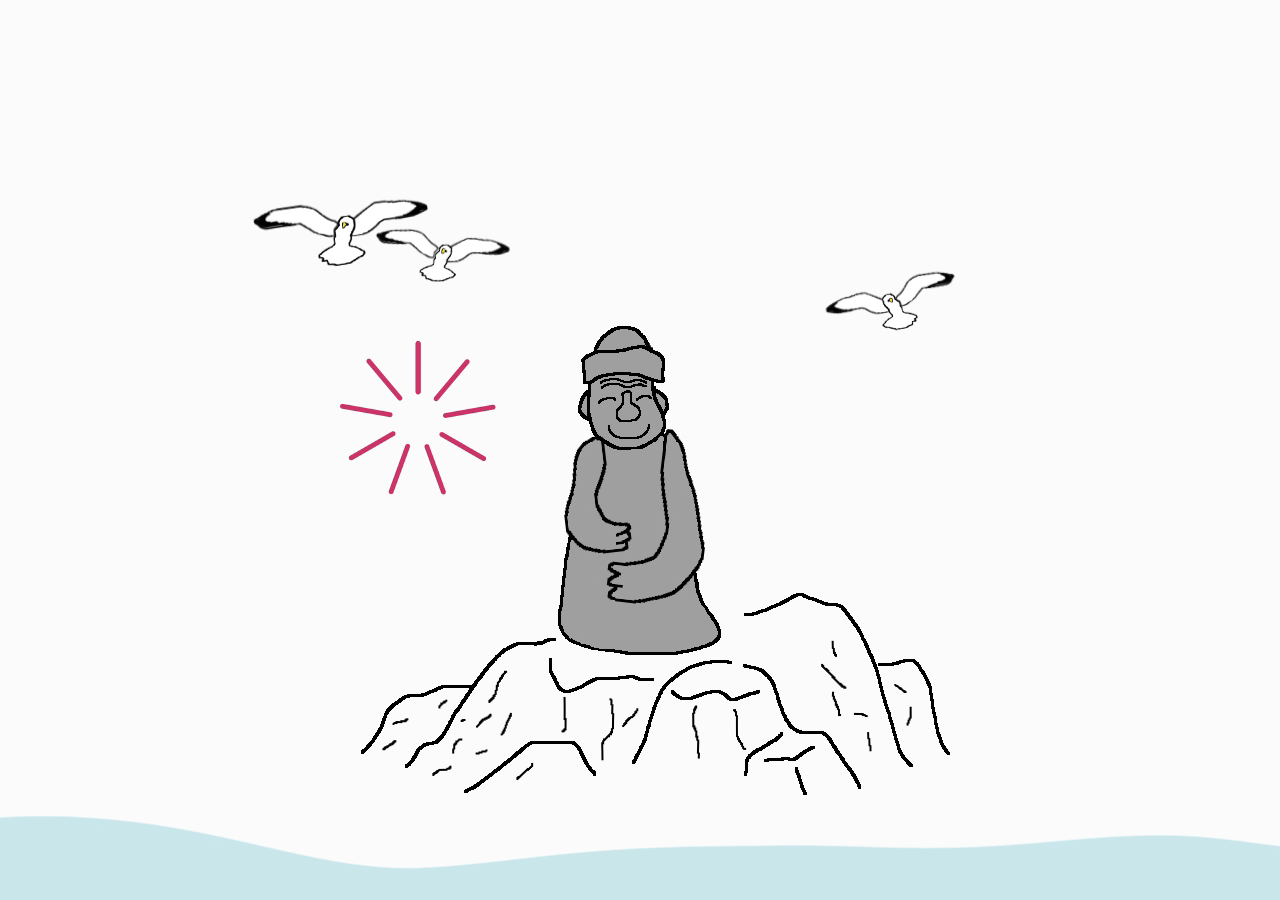
<file: jeju/index.html>
<!DOCTYPE html>
<html lang="en">

<head>
    <meta charset="UTF-8">
    <title>예제</title>
    
    <script src="https://cdnjs.cloudflare.com/ajax/libs/jquery/2.1.3/jquery.min.js"></script>
    
    <script>
    
        setTimeout(function() {
            $('.loading-page').fadeOut(500);
            location.href = 'base.html';
        }, 5000);
        
    </script>

    <style>
        .loading-page {
            position: fixed;
            top: 0;
            left: 0;
            top: 50%;
            left: 50%;
            transform: translateX(-50%) translateY(-50%);
            width: 1920px;
            height: 1080px;
        }

    </style>
</head>

<body>
    <div class="loading-page">
        <video id="video" autoplay="autoplay" muted="muted">
            <source src="./loading.mp4" type="video/mp4">
        </video>
    </div>
</body>

</html>
</file>
